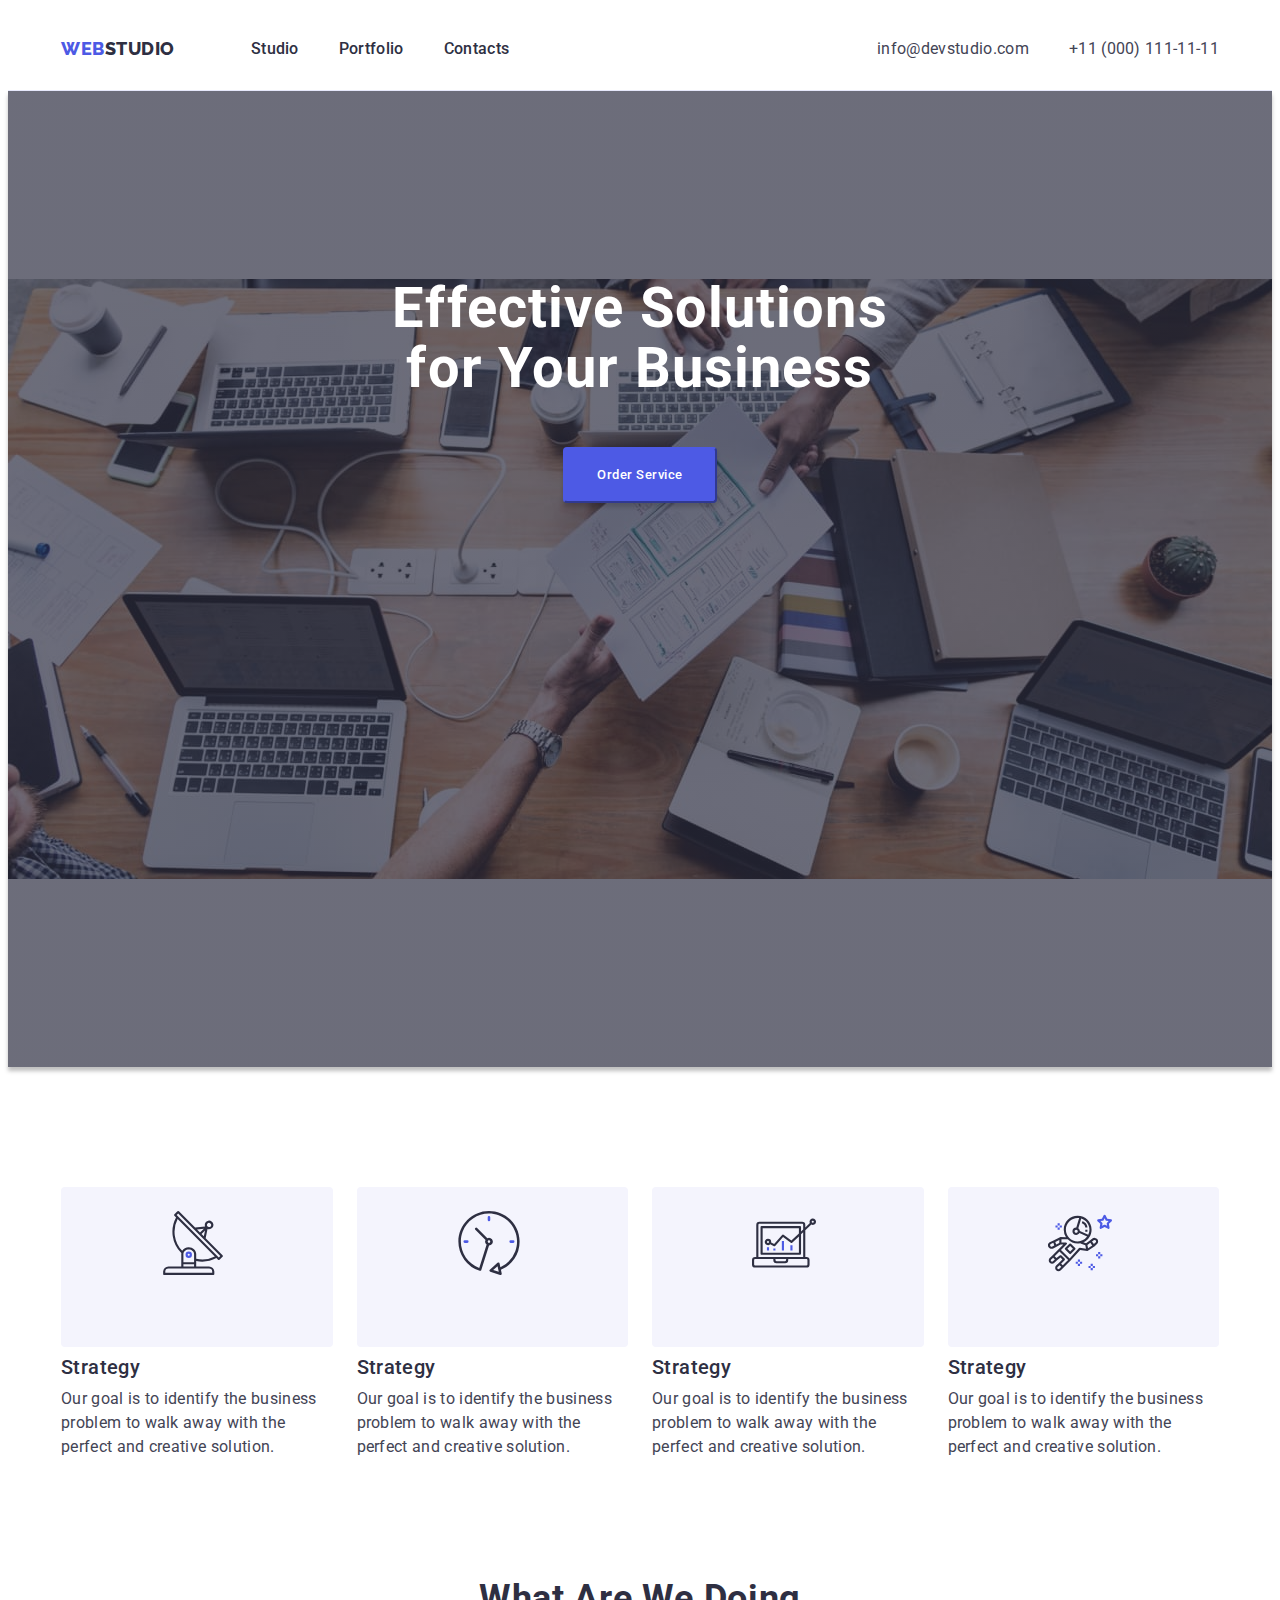
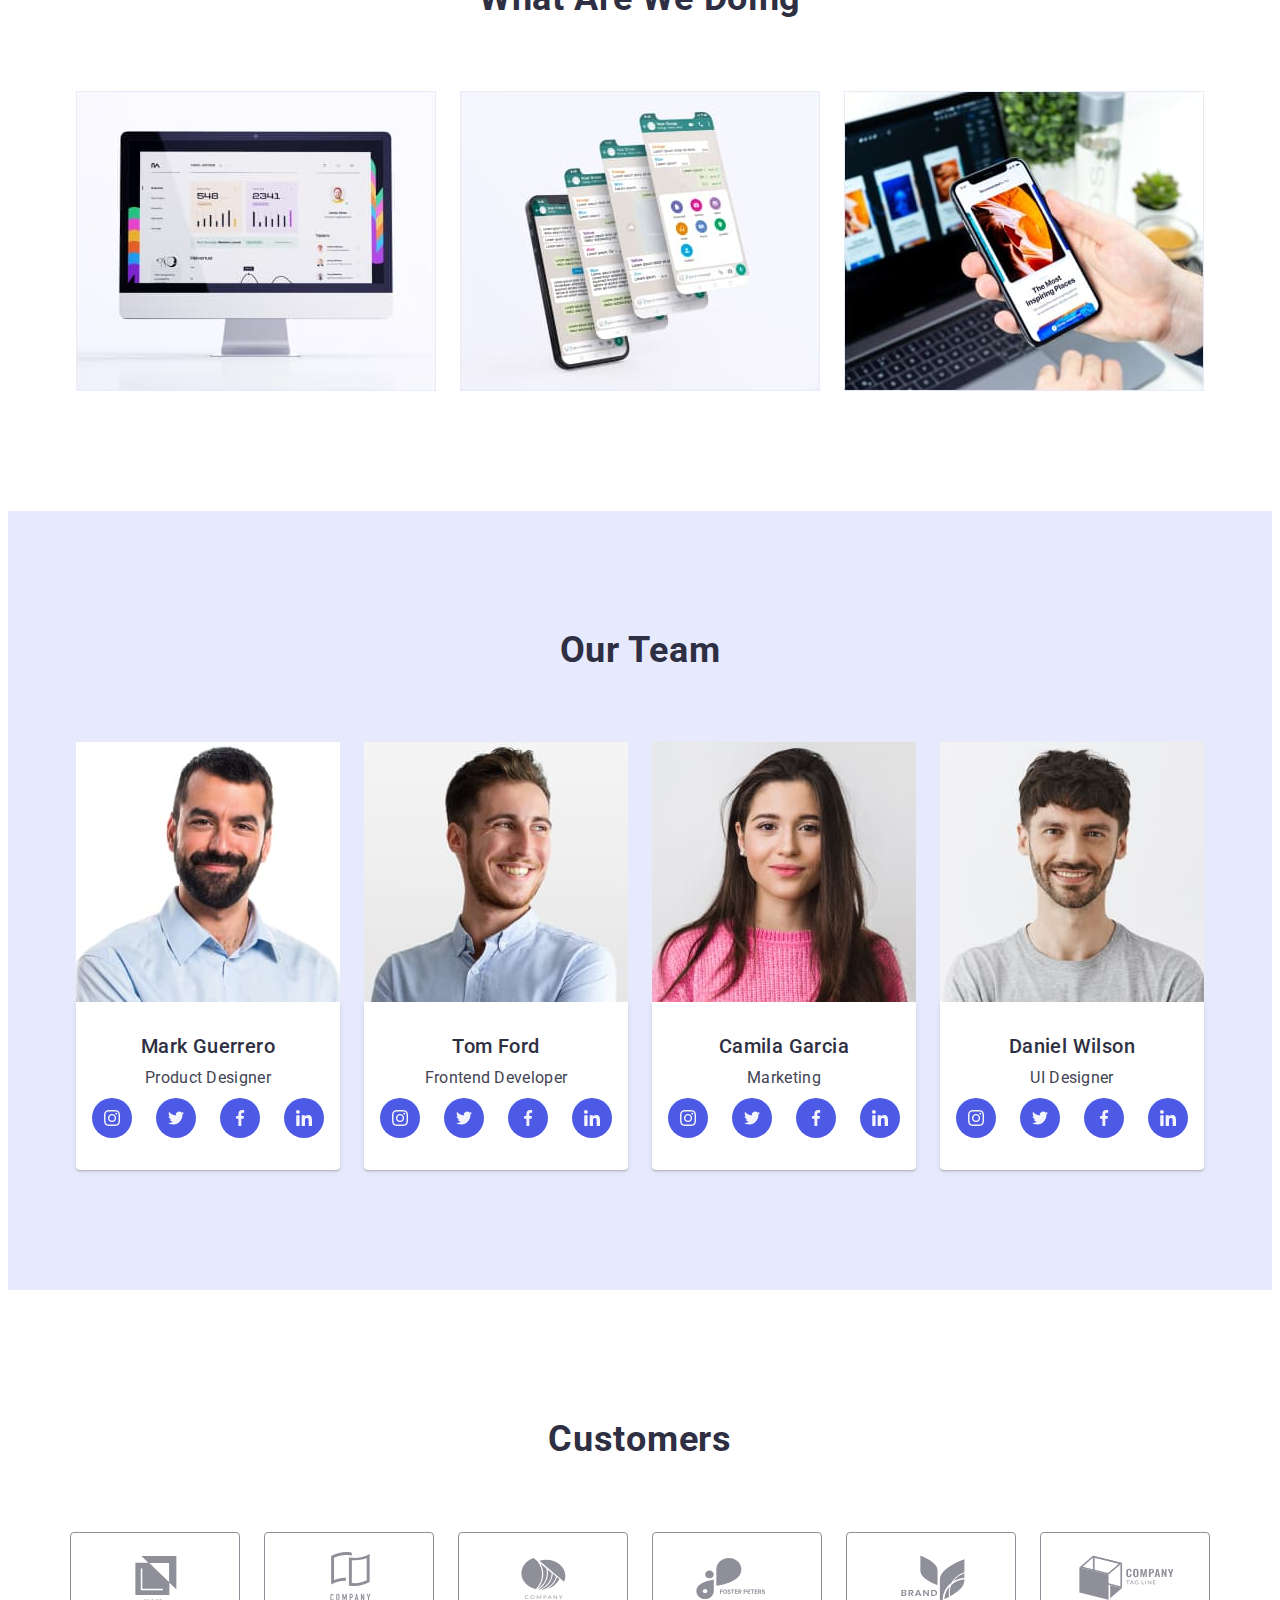
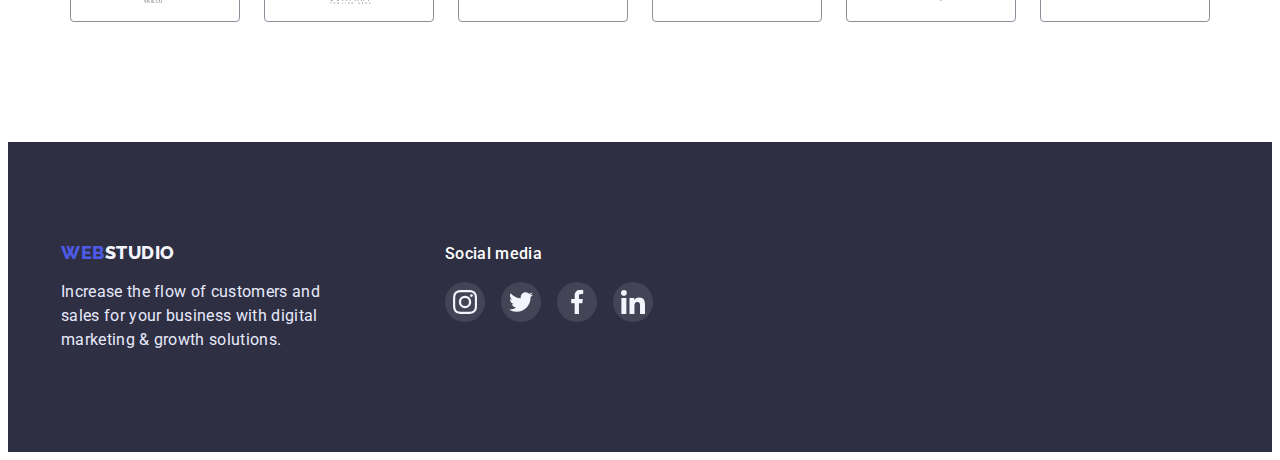
<file: index.html>
<!DOCTYPE html>
<html lang="en">
<head>
    <meta charset="UTF-8">
    <meta http-equiv="X-UA-Compatible" content="IE=edge">
    <meta name="viewport" content="width=device-width, initial-scale=1.0">
    <title>WebStudio</title>
    <link 
        href="https://fonts.googleapis.com/css2?family=Raleway:wght@800&family=Roboto:wght@400;500;700;900&display=swap" 
        rel="stylesheet"
    />
    <link rel="stylesheet" href="https://cdnjs.cloudflare.com/ajax/libs/modern-normalize/1.1.0/modern-normalize.min.css" integrity="sha512-wpPYUAdjBVSE4KJnH1VR1HeZfpl1ub8YT/NKx4PuQ5NmX2tKuGu6U/JRp5y+Y8XG2tV+wKQpNHVUX03MfMFn9Q==" crossorigin="anonymous" referrerpolicy="no-referrer" />
    <link rel="stylesheet" href="css/styles.css">
</head>
<body>
<header class="header"> 
    <div class="container section-header">
        <nav class="nav">
        <a href="" target="blank" rel="noreferrer noopener" class="logo"><span class="logo-web">Web</span>Studio</a>
        <ul class="nav-list">
            <li class="nav-item"><a class="nav-link" href="">Studio</a></li>
            <li class="nav-item"><a class="nav-link" href="portfolio.html" target="_self" rel="noreferrer noopener">Portfolio</a></li>
            <li class="nav-item"><a class="nav-link" href="">Contacts</a></li>
        </ul>
        </nav>
        <address class="adress">
        <ul class="adress-list">
        <li class="adress-item"><a class="adress-link" href="mailto:info@devstudio.com">info@devstudio.com</a></li>
        <li class="adress-item"><a class="adress-link" href="tel:+110001111111">+11 (000) 111-11-11</a></li>
        </ul>
        </address>
    </div>
</header> 
<main>
    <section class="hero-section hero-overlay">
        <div class="container section-hero">
            <h1 class="slogan">
                Effective Solutions <br/>
                for Your Business
            </h1>
            <button type="button" class="order-btn">Order Service</button>
        </div>
    </section>
    <section class="features">
        <div class="container section-features">
            <h2 class="visually-hidden">Our Features</h2>
            <ul class="features-list">
                <li class="features-item">
                    <div class="features-bg-image" >
                        <svg class="features-icon" width="64" height="64">
                            <use href="./images/icons.svg#icon-strategy"></use>
                        </svg>
                    </div>
                    <h3 class="features-subtitle">Strategy</h3>
                    <p class="features-desc">
                        Our goal is to identify the business
                        problem to walk away with the perfect and creative solution. 
                    </p>
                </li>
                <li class="features-item">
                    <div class="features-bg-image" >
                        <svg class="features-icon" width="64" height="64">
                            <use href="./images/icons.svg#icon-punctuality"></use>
                        </svg>
                    </div>
                    <h3 class="features-subtitle">Strategy</h3>
                    <p class="features-desc">
                        Our goal is to identify the business
                        problem to walk away with the perfect and creative solution. 
                    </p>
                </li>
                <li class="features-item">
                    <div class="features-bg-image" >
                        <svg class="features-icon" width="64" height="64">
                            <use href="./images/icons.svg#icon-diligance"></use>
                        </svg>
                    </div>
                    <h3 class="features-subtitle">Strategy</h3>
                    <p class="features-desc">
                        Our goal is to identify the business
                        problem to walk away with the perfect and creative solution. 
                    </p>
                </li>
                <li class="features-item">
                    <div class="features-bg-image" >
                        <svg class="features-icon" width="64" height="64">
                            <use href="./images/icons.svg#icon-technologies"></use>
                        </svg>
                    </div>
                    <h3 class="features-subtitle">Strategy</h3>
                    <p class="features-desc">
                        Our goal is to identify the business
                        problem to walk away with the perfect and creative solution. 
                    </p>
                </li>
            </ul>
        </div>
    </section>
    <section class="service">
        <div class="container section-service">
            <h2 class="service-title">What are we doing</h2>
            <ul class="service-list">
                <li class="service-item">
                    <img src="./images/img_1.jpg" 
                    alt="desctop" width="360"
                    height="300">
                </li>
                <li class="service-item">
                    <img src="./images/img_2.jpg" alt="mobile" 
                    width="360"
                    height="300">
                </li>
                <li class="service-item">
                    <img src="./images/img_3.jpg" 
                    alt="web" width="360"
                    height="300">
                </li>
            </ul>
        </div>
    </section>
    <section class="team"> 
        <div class="container container-team">
            <h2 class="team-title">Our Team</h2>
            <ul class="team-list">
                <li class="team-item">
                    <img src="./images/img_4.jpg" alt="Team Member"
                    width="264" height="260">
                    <div class="team-card">
                        <h3 class="team-subtitle">Mark Guerrero</h3>
                        <p class="work-position">Product Designer</p>
                        <ul  class="team-social-list">
                            <li class="team-social-items">
                                <a class="team-social-links" href="">
                                    <svg class="team-social-icons" width="16" height="16">
                                        <use href="./images/icons.svg#icon-instagram"></use>
                                    </svg>
                                </a>
                            </li>
                            <li class="team-social-items">
                                <a class="team-social-links" href="">
                                    <svg class="team-social-icons" width="16" height="16">
                                        <use href="./images/icons.svg#icon-twitter"></use>
                                    </svg>
                                </a>
                            </li>
                            <li class="team-social-items">
                                <a class="team-social-links" href="">
                                    <svg class="team-social-icons" width="16" height="16">
                                        <use href="./images/icons.svg#icon-facebook"></use>
                                    </svg>
                                </a>
                            </li>
                            <li class="team-social-items">
                                <a class="team-social-links" href="">
                                    <svg class="team-social-icons" width="16" height="16">
                                        <use href="./images/icons.svg#icon-linkedin"></use>
                                    </svg>
                                </a>
                            </li>
                        </ul>
                    </div>
                </li>
                <li class="team-item">
                    <img src="./images/img_5.jpg" alt="Team Member"
                    width="264" height="260">
                    <div class="team-card">
                        <h3 class="team-subtitle">Tom Ford</h3>
                        <p class="work-position">Frontend Developer</p>
                        <ul  class="team-social-list">
                            <li class="team-social-items">
                                <a class="team-social-links" href="">
                                    <svg class="team-social-icons" width="16" height="16">
                                        <use href="./images/icons.svg#icon-instagram"></use>
                                    </svg>
                                </a>
                            </li>
                            <li class="team-social-items">
                                <a class="team-social-links" href="">
                                    <svg class="team-social-icons" width="16" height="16">
                                        <use href="./images/icons.svg#icon-twitter"></use>
                                    </svg>
                                </a>
                            </li>
                            <li class="team-social-items">
                                <a class="team-social-links" href="">
                                    <svg class="team-social-icons" width="16" height="16">
                                        <use href="./images/icons.svg#icon-facebook"></use>
                                    </svg>
                                </a>
                            </li>
                            <li class="team-social-items">
                                <a class="team-social-links" href="">
                                    <svg class="team-social-icons" width="16" height="16">
                                        <use href="./images/icons.svg#icon-linkedin"></use>
                                    </svg>
                                </a>
                            </li>
                        </ul>
                    </div>
                </li>
                <li class="team-item">
                    <img src="./images/img_6.jpg" alt="Team Member"
                    width="264" height="260">
                    <div class="team-card">
                        <h3 class="team-subtitle">Camila Garcia</h3>
                        <p class="work-position">Marketing</p>
                        <ul  class="team-social-list">
                            <li class="team-social-items">
                                <a class="team-social-links" href="">
                                    <svg class="team-social-icons" width="16" height="16">
                                        <use href="./images/icons.svg#icon-instagram"></use>
                                    </svg>
                                </a>
                            </li>
                            <li class="team-social-items">
                                <a class="team-social-links" href="">
                                    <svg class="team-social-icons" width="16" height="16">
                                        <use href="./images/icons.svg#icon-twitter"></use>
                                    </svg>
                                </a>
                            </li>
                            <li class="team-social-items">
                                <a class="team-social-links" href="">
                                    <svg class="team-social-icons" width="16" height="16">
                                        <use href="./images/icons.svg#icon-facebook"></use>
                                    </svg>
                                </a>
                            </li>
                            <li class="team-social-items">
                                <a class="team-social-links" href="">
                                    <svg class="team-social-icons" width="16" height="16">
                                        <use href="./images/icons.svg#icon-linkedin"></use>
                                    </svg>
                                </a>
                            </li>
                        </ul>
                    </div>
                </li>
                <li class="team-item">
                    <img src="./images/img_7.jpg" alt="Team Member"
                    width="264" height="260">
                    <div class="team-card">
                        <h3 class="team-subtitle">Daniel Wilson</h3>
                        <p class="work-position">UI Designer</p>
                        <ul  class="team-social-list">
                            <li class="team-social-items">
                                <a class="team-social-links" href="">
                                    <svg class="team-social-icons" width="16" height="16">
                                        <use href="./images/icons.svg#icon-instagram"></use>
                                    </svg>
                                </a>
                            </li>
                            <li class="team-social-items">
                                <a class="team-social-links" href="">
                                    <svg class="team-social-icons" width="16" height="16">
                                        <use href="./images/icons.svg#icon-twitter"></use>
                                    </svg>
                                </a>
                            </li>
                            <li class="team-social-items">
                                <a class="team-social-links" href="">
                                    <svg class="team-social-icons" width="16" height="16">
                                        <use href="./images/icons.svg#icon-facebook"></use>
                                    </svg>
                                </a>
                            </li>
                            <li class="team-social-items">
                                <a class="team-social-links" href="">
                                    <svg class="team-social-icons" width="16" height="16">
                                        <use href="./images/icons.svg#icon-linkedin"></use>
                                    </svg>
                                </a>
                            </li>
                        </ul>
                    </div>
                </li>
            </ul>
        </div>
    </section>
    <section class="customers-section">
        <div class="container">
            <h2 class="customers-title">
                Customers
            </h2>
            <ul  class="customers-social-list">
                <li class="customers-social-items">
                        <a class="customers-social-links" href="">
                            <svg class="customers-social-icons" width="104" height="56">
                                <use href="./images/icons.svg#icon-logo"></use>
                            </svg>
                        </a>
                </li>
                <li class="customers-social-items">
                    <a class="customers-social-links" href="">
                        <svg class="customers-social-icons"  width="104" height="56">
                            <use href="./images/icons.svg#icon-logo-2"></use>
                        </svg>
                    </a>
                </li>
                <li class="customers-social-items">
                    <a class="customers-social-links" href="">
                        <svg class="customers-social-icons" width="104" height="56">
                            <use href="./images/icons.svg#icon-logo-3"></use>
                        </svg>
                    </a>
                </li>
                <li class="customers-social-items">
                    <a class="customers-social-links" href="">
                        <svg class="customers-social-icons" width="104" height="56">
                            <use href="./images/icons.svg#icon-logo-4"></use>
                        </svg>
                    </a>
                </li>
                <li class="customers-social-items">
                    <a class="customers-social-links" href="">
                        <svg class="customers-social-icons" width="104" height="56">
                            <use href="./images/icons.svg#icon-logo-5"></use>
                        </svg>
                    </a>
                </li>
                <li class="customers-social-items">
                    <a class="customers-social-links" href="">
                        <svg class="customers-social-icons" width="104" height="56">
                            <use href="./images/icons.svg#icon-logo-6"></use>
                        </svg>
                    </a>
                </li>
            </ul>
        </div>
    </section>
</main>  
<footer class="footer ">
    <div class="footer-block container">
        <div class="footer-logo-block">
            <a href="./index.html" target="_blank" rel="noreferrer noopener" class="logo-footer"><span class="logo-web">Web</span>Studio</a>
            <p class="main-paragraph">
                Increase the flow of customers and sales for your business with digital marketing & growth solutions.
            </p>
        </div>
        <div class="footer-social-block">
            <p class="footer-social-paragraph">
                Social media
            </p>
            <ul  class="footer-social-list">
                <li class="footer-social-items">
                    <a class="footer-social-links" href="">
                        <svg class="footer-social-icons" width="24" height="24">
                            <use href="./images/icons.svg#icon-instagram"></use>
                        </svg>
                    </a>
                </li>
                <li class="footer-social-items">
                    <a class="footer-social-links" href="">
                        <svg class="footer-social-icons" width="24" height="24">
                            <use href="./images/icons.svg#icon-twitter"></use>
                        </svg>
                    </a>
                </li>
                <li class="footer-social-items">
                    <a class="footer-social-links" href="">
                        <svg class="footer-social-icons" width="24" height="24">
                            <use href="./images/icons.svg#icon-facebook"></use>
                        </svg>
                    </a>
                </li>
                <li class="footer-social-items">
                    <a class="footer-social-links" href="">
                        <svg class="footer-social-icons" width="24" height="24">
                            <use href="./images/icons.svg#icon-linkedin"></use>
                        </svg>
                    </a>
                </li>
            </ul>
        </div>
    </div>
</footer> 
</body>
</html>
</file>
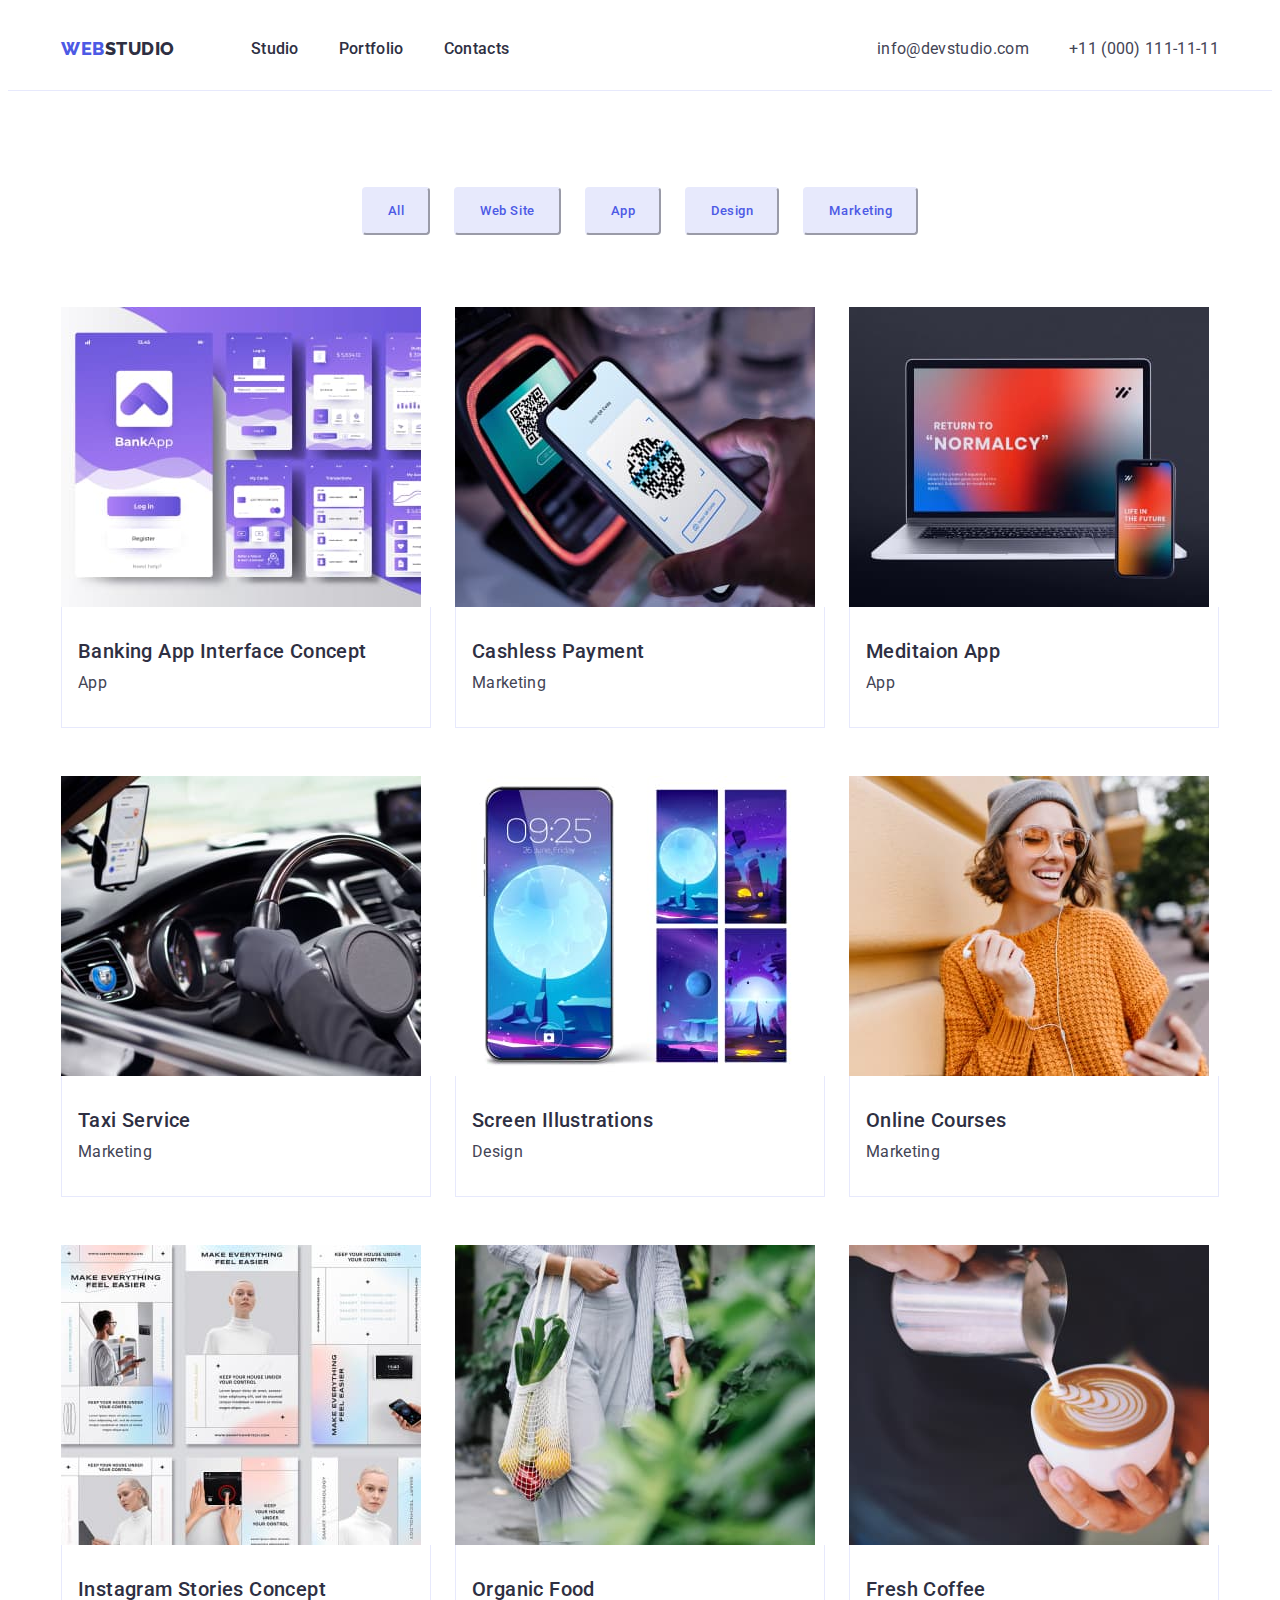
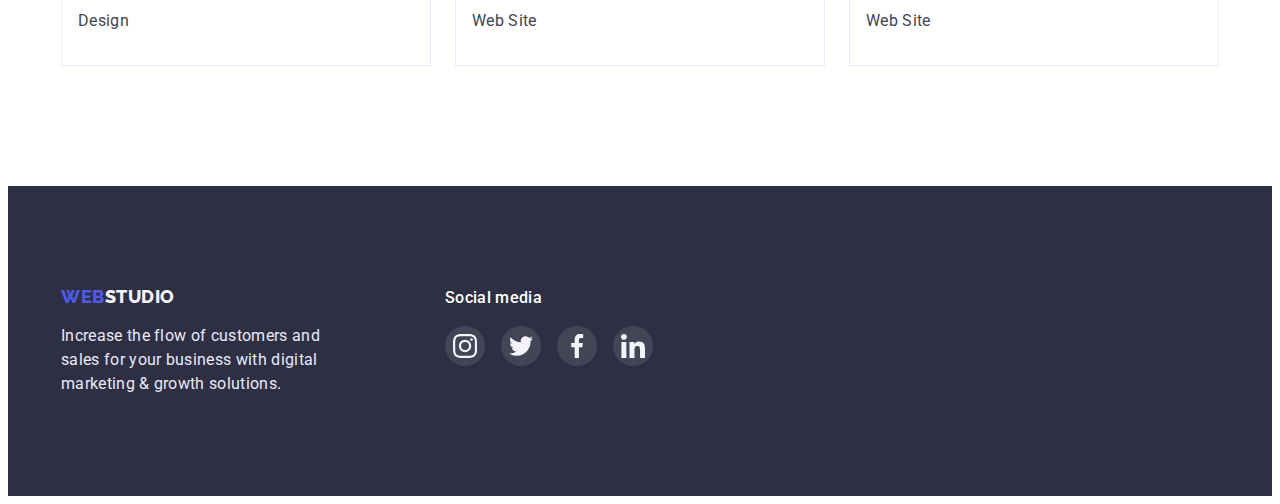
<file: portfolio.html>
<!DOCTYPE html>
<html lang="en">
<head>
    <meta charset="UTF-8">
    <meta http-equiv="X-UA-Compatible" content="IE=edge">
    <meta name="viewport" content="width=device-width, initial-scale=1.0">
    <title>WebStudio</title>
    <link 
        href="https://fonts.googleapis.com/css2?family=Raleway:wght@800&family=Roboto:wght@400;500;700;900&display=swap" 
        rel="stylesheet"
    />
    <link rel="stylesheet" href="https://cdnjs.cloudflare.com/ajax/libs/modern-normalize/1.1.0/modern-normalize.min.css" integrity="sha512-wpPYUAdjBVSE4KJnH1VR1HeZfpl1ub8YT/NKx4PuQ5NmX2tKuGu6U/JRp5y+Y8XG2tV+wKQpNHVUX03MfMFn9Q==" crossorigin="anonymous" referrerpolicy="no-referrer" />
    <link rel="stylesheet" href="css/styles.css">
</head>
<body>
    <header class="header"> 
        <div class="container section-header">
            <nav class="nav">
                <a href="" target="blank" rel="noreferrer noopener" class="logo"><span class="logo-web">Web</span>Studio</a>
                <ul class="nav-list">
                    <li class="nav-item"><a class="nav-link" href="index.html">Studio</a></li>
                    <li class="nav-item"><a class="nav-link" href="portfolio.html" target="_self" rel="noreferrer noopener">Portfolio</a></li>
                    <li class="nav-item"><a class="nav-link" href="">Contacts</a></li>
                </ul>
            </nav>
            <address class="adress">
            <ul class="adress-list">
                <li class="adress-item"><a class="adress-link" href="mailto:info@devstudio.com">info@devstudio.com</a></li>
                <li class="adress-item"><a class="adress-link" href="tel:+110001111111">+11 (000) 111-11-11</a></li>
            </ul>
            </address>
        </div>
    </header> 
<main>
    <section class="portfolio">
        <div class="container section-portfolio">
            <h1 class="visually-hidden">Portfolio</h1>
            <ul class="button-list">
                <li class="radiobutton-list">
                    <button type="button" class="radiobutton">All</button>
                </li>
                <li class="radiobutton-list">
                    <button type="button" class="radiobutton">Web Site</button>
                </li>
                <li class="radiobutton-list">
                    <button type="button" class="radiobutton">App</button>
                </li>
                <li class="radiobutton-list">
                    <button type="button" class="radiobutton">Design</button>
                </li>
                <li class="radiobutton-list">
                    <button type="button" class="radiobutton">Marketing</button>
                </li>
            </ul>
            <ul class="portfolio-list">
                <li class="portfolio-item">
                    <a class="portfolio-link" href="">
                        <img class="portfolio-img" src="./images/img-1.jpg" alt="Banking App Interface Concept" width="360">
                        <div class="portfolio-card">
                            <h2 class="portfolio-subtitle">Banking App Interface Concept</h2>
                            <p class="portfolio-desc">App</p>
                        </div>
                    </a>
                </li>
                <li class="portfolio-item">
                    <a class="portfolio-link" href="">
                        <img class="portfolio-img" src="./images/img-2.jpg" alt="Cashless Payment" width="360">
                        <div class="portfolio-card">
                            <h2 class="portfolio-subtitle">Cashless Payment</h2>
                            <p class="portfolio-desc">Marketing</p>
                        </div>
                    </a>
                </li>
                <li class="portfolio-item">
                    <a class="portfolio-link" href="">
                        <img class="portfolio-img" src="./images/img-3.jpg" alt="Meditaion App" width="360">
                        <div class="portfolio-card">
                            <h2 class="portfolio-subtitle">Meditaion App</h2>
                            <p class="portfolio-desc">App</p>
                        </div>
                    </a>
                </li>
                <li class="portfolio-item">
                    <a class="portfolio-link" href="">
                        <img class="portfolio-img" src="./images/img-4.jpg" alt="Taxi Service" width="360">
                        <div class="portfolio-card">
                            <h2 class="portfolio-subtitle">Taxi Service</h2>
                            <p class="portfolio-desc">Marketing</p>
                        </div>
                    </a>
                </li>
                <li class="portfolio-item">
                    <a class="portfolio-link" href="">
                        <img class="portfolio-img" src="./images/img-5.jpg" alt="Screen Illustrations" width="360">
                        <div class="portfolio-card">
                            <h2 class="portfolio-subtitle">Screen Illustrations</h2>
                            <p class="portfolio-desc">Design</p>
                        </div>
                    </a>
                </li>
                <li class="portfolio-item">
                    <a class="portfolio-link" href="">
                        <img class="portfolio-img" src="./images/img-6.jpg" alt="Online Courses" width="360">
                        <div class="portfolio-card">
                            <h2 class="portfolio-subtitle">Online Courses</h2>
                            <p class="portfolio-desc">Marketing</p>
                        </div>
                    </a>
                </li>
                <li class="portfolio-item">
                    <a class="portfolio-link" href="">
                        <img class="portfolio-img" src="./images/img-7.jpg" alt="Instagram Stories Concept" width="360">
                        <div class="portfolio-card">
                            <h2 class="portfolio-subtitle">Instagram Stories Concept</h2>
                            <p class="portfolio-desc">Design</p>
                        </div>
                    </a>
                </li>
                <li class="portfolio-item">
                    <a class="portfolio-link" href="">
                        <img class="portfolio-img" src="./images/img-8.jpg" alt="Organic Food" width="360">
                        <div class="portfolio-card">
                            <h2 class="portfolio-subtitle">Organic Food</h2>
                            <p class="portfolio-desc">Web Site</p>
                        </div>
                    </a>
                </li>
                <li class="portfolio-item">
                    <a class="portfolio-link" href="">
                        <img class="portfolio-img" src="./images/img-9.jpg" alt="Fresh Coffee" width="360">
                        <div class="portfolio-card">
                            <h2 class="portfolio-subtitle">Fresh Coffee</h2>
                            <p class="portfolio-desc">Web Site</p>
                        </div>
                    </a>
                </li>
            </ul>
        </div>
    </section>
</main>
<footer class="footer ">
    <div class="footer-block container">
        <div class="footer-logo-block">
            <a href="./index.html" target="_blank" rel="noreferrer noopener" class="logo-footer"><span class="logo-web">Web</span>Studio</a>
            <p class="main-paragraph">
                Increase the flow of customers and sales for your business with digital marketing & growth solutions.
            </p>
        </div>
        <div class="footer-social-block">
            <p class="footer-social-paragraph">
                Social media
            </p>
            <ul  class="footer-social-list">
                <li class="footer-social-items">
                    <a class="footer-social-links" href="">
                        <svg class="footer-social-icons" width="24" height="24">
                            <use href="./images/icons.svg#icon-instagram"></use>
                        </svg>
                    </a>
                </li>
                <li class="footer-social-items">
                    <a class="footer-social-links" href="">
                        <svg class="footer-social-icons" width="24" height="24">
                            <use href="./images/icons.svg#icon-twitter"></use>
                        </svg>
                    </a>
                </li>
                <li class="footer-social-items">
                    <a class="footer-social-links" href="">
                        <svg class="footer-social-icons" width="24" height="24">
                            <use href="./images/icons.svg#icon-facebook"></use>
                        </svg>
                    </a>
                </li>
                <li class="footer-social-items">
                    <a class="footer-social-links" href="">
                        <svg class="footer-social-icons" width="24" height="24">
                            <use href="./images/icons.svg#icon-linkedin"></use>
                        </svg>
                    </a>
                </li>
            </ul>
        </div>
    </div>
</footer> 
</body>
</html>
</file>
<file: css/styles.css>
:root {
    /* colors */
    --text--: #434455; 
    --dark--: #2E2F42;
    --modal-ovarlay--: rgba(46,47,66,40);
    --subtle-text--:#8E8F99;  
    --white--: #FFFFFF;
    --primary-brand--: #4D5AE5;
    --pressed-state--:#404BBF;
    --success--:#31D0AA;
    --accent--:#E7E9FC;
    --light--:#F4F4FD;
    --hero-gradient--: rgba(46, 47, 66, 0.7);
    --footer-icons-font:rgba(255, 255, 255, 0.1);
    
    /* shadows */
    --hero-shadow:0px 4px 4px rgba(0, 0, 0, 0.25);
    --order-but-shadow:0px 4px 4px rgba(0, 0, 0, 0.15);
    --team-card-shadow: 0px 1px 6px rgba(46, 47, 66, 0.08), 0px 1px 1px rgba(46, 47, 66, 0.16), 0px 2px 1px rgba(46, 47, 66, 0.08);
    --radiobutton-shadow: 0px 3px 1px rgba(0, 0, 0, 0.25), 0px 2px 1px rgba(0, 0, 0, 0.08), 0px 2px 2px rgba(0, 0, 0, 0.12);
    --portfolio-card-shadow:  0px 1px 6px rgba(46, 47, 66, 0.08), 0px 1px 1px rgba(46, 47, 66, 0.16), 0px 2px 1px rgba(46, 47, 66, 0.08);
}

.icons:active {
    color:var(--pressed-state--);
}

/* body global styles */
body {
    font-family: "Roboto", "sans-serif";
    color:var(--text--);
    background-color: var(--white--);
    font-size: 16px;
}
h1,h2,h3,h4,h5,h6 {
    margin: 0;
    color: var(--dark--) ;
}
p {
    margin: 0;
}
ul {
    margin: 0;
    padding-left: 0;
}
img {
    display: block;
    max-width: 100%;
}
button {
    display: block;
} 
.container {
    width: 1158px;
    padding-left: 15px;
    padding-right: 15px;
    margin-left: auto;
    margin-right: auto;
}


/* interactive elements pressed state */
.order-btn:is(:hover,:focus) {
    background-color: var(--pressed-state--);
}
.adress-link:is(:hover,:focus),
.nav-link:is(:hover,:focus) {
    color: var(--pressed-state--);
}
.radiobutton:is(:hover,:focus) {
    background-color: var(--pressed-state--);
    color: var(--white--);
    border-color: var(--primary-brand--)
}
.footer-social-links:is(:focus,:hover) {
    background-color: var(--success--);
}
.team-social-links:is(:hover,:focus) {
    background-color: var(--pressed-state--);
}
.customers-social-items:is(:hover,:focus) {
    border-color: var(--pressed-state--)
}
.customers-social-links:is(:hover,:focus) .customers-social-icons {
    fill: var(--pressed-state--);
}
.radiobutton:is(:hover,:focus) {
    box-shadow:var(--radiobutton-shadow)
}
.portfolio-item:hover {
    box-shadow: var(--portfolio-card-shadow)
}





/* hidden elements */
.visually-hidden {
    position: absolute;
    white-space: nowrap;
    width: 1px;
    height: 1px;
    overflow: hidden;
    border: 0;
    padding: 0;
    clip: rect(0 0 0 0);
    clip-path: inset(50%);
    margin: -1px;
}
/* overlay */
.hero-overlay{
    height: 600px;
    max-width: 1440px;
    margin-left:auto;
    margin-right:auto;
    background-color: var(--dark---);
    background-image: 
    linear-gradient(var(--hero-gradient--), var(--hero-gradient--)), 
    url("../images/hero-img.jpg");
    background-size: 1440px;
    background-repeat: no-repeat;
    background-position: center;
    box-shadow: var(--hero-shadow) ;
    
}

/* Header styles */
.header {
    border-bottom: 1px solid var(--accent--);
    padding-top: 24px;
    padding-bottom: 24px;
}
.section-header {
    display: flex;
    justify-content: space-between;
}
.logo {
    font-family:"Raleway";
    font-weight: 800;
    color: var(--dark--);
    font-size: 18px;
    line-height: 1.3;
    letter-spacing: 0.03em;
    text-transform: uppercase;
}
.logo-web {
    color: var(--primary-brand--);
}
.nav {
    display: flex;
}
.nav-list {
    display: flex;
    margin-left: 76px;
}
.nav-item:not(:last-child) {
    margin-right: 40px;
}
.adress-list {
    display: flex;
}
.adress-item:not(:last-child) {
    margin-right: 40px;
}
.nav-link {
    font-weight: 500;
    color: var(--dark--); 
    line-height: 1.5;
    letter-spacing: 0.02em;
}
.adress-link {
    color: var(--text--);
    font-style: normal;
    line-height: 1.5;
    letter-spacing: 0.02em;
}
.nav-link, .adress-link,
.nav-item, 
.adress-item, .logo {
    text-decoration: none;
    list-style-type: none;
    padding-top: 5px;
    padding-bottom: 5px;
}


/* footer styles */
.footer {
    padding-top: 100px;
    padding-bottom: 100px;
    background: var(--dark--);
}
.footer-block {
    display: flex;
    align-items:baseline;
}
.footer-logo-block {
    margin-right: 120px;
}
.logo-footer {
    font-family: "Raleway";
    font-weight: 800;
    color: var(--light--);
    font-size: 18px;
    line-height: 1.16; 
    letter-spacing: 0.03em;
    text-transform: uppercase;
    text-decoration: none;
}
.main-paragraph {
    max-width:264px;
    margin-top: 16px;
    color: var(--accent--);
    line-height: 1.5;
    letter-spacing: 0.02em;
}
.footer-social-list {
    display: flex;
    text-decoration: none;
    list-style-type: none;
}
.footer-social-paragraph {
    font-weight: 500;
    font-size: 16px;
    line-height: 1.5;
    letter-spacing: 0.02em;
    color: var(--white--);
}
.footer-social-items {
    margin-top: 16px;
    width: 40px;
    height: 40px;
    background-color:var(--footer-icons-font);
    border-radius: 50%;
}
.footer-social-items:not(:last-child) {
    margin-right: 16px;
}
.footer-social-links {
    border-radius: 50%;
    width: 100%;
    height: 100%;
    display: flex;
    justify-content: center;
    align-items: center;
}



/* hero section main page*/
.hero-section {
    padding-top: 188px;
    padding-bottom: 188px;
}
.slogan {
    font-weight: 700;
    color: var(--white--);
    font-size: 56px;
    line-height: 1.07;
    letter-spacing: 0.02em;
    text-align: center;
} 
.order-btn {
    display: block;
    margin-top: 48px;
    padding: 16px 32px;
    margin-left: auto;
    margin-right: auto;
    border-radius: 4px;
    font-family: inherit ;
    font-weight: 500;
    background: var(--primary-brand--);
    border-color: var(--primary-brand--);
    color: var(--white--);
    box-shadow: var(--order-but-shadow);
    line-height: 1.5;
    letter-spacing: 0.04em;
    cursor: pointer;
}



/* features section */
.features {
    padding-top: 120px;
    padding-bottom: 120px;
}
.features-list {
    display: flex;
    justify-content: center;
}
.features-subtitle {
    font-weight: 500;
    font-size: 20px;
    line-height: 1.2;
    letter-spacing: 0.02em;
    margin-bottom: 8px;
}
.features-desc {
    line-height: 1.5;
    letter-spacing: 0.02em;
}
.features-item:not(:last-child) {
    margin-right: 24px;
}
.features-item {
    list-style-type: none;
    min-width: 264px;
}
.features-bg-image {
    padding: 24px 100px ;
    display: block;
    height: 112px;
    margin-bottom: 8px;
    background-color: var(--light--);
    border-radius: 4px;
}




/* section services style */
.service  {
    padding-bottom: 120px;
}
.service-title {
    margin-bottom: 72px;
    font-size: 36px;
    line-height: 1.1;
    letter-spacing: 0.02em;
    text-align: center;
    text-transform: capitalize;
}
.service-list {
    display: flex;
    justify-content: center;
    list-style-type: none;
}
.service-item {
    display: flex;
}
.service-item:not(:last-child) {
    margin-right: 24px ;
}




/* section "team" */
.team {
    padding-bottom: 120px;
    padding-top: 120px;
    background-color: var(--accent--);
}
.team-title {
    margin-bottom: 72px;
    font-size: 36px;
    line-height: 1.1;
    letter-spacing: 0.02em;
    text-align: center;
    text-transform: capitalize;
}
.team-list {
    display: flex;
    justify-content: center;
    list-style-type: none;
}
.team-item:not(:last-child) {
    margin-right: 24px;
}
.team-card {
    padding: 32px 16px;
    text-align: center;
    box-shadow: var(--team-card-shadow);
    border-radius: 0px 0px 4px 4px;
    background-color: var(--white--);
}
.team-subtitle {
    margin-bottom: 8px;
    font-weight: 500;
    font-size: 20px;
    line-height: 1.2;
    letter-spacing: 0.02em;
}
.work-position {
    letter-spacing: 0.02em;
    line-height: 1.5;
}

.team-social-list { 
    display: flex;
    justify-content: center;
    list-style-type: none;
    text-decoration: none;
}
.team-social-items{
    margin-top: 8px;
    width: 40px;
    height: 40px;
    background-color: var(--primary-brand--);
    border-radius: 50%;
}
.team-social-items:not(:last-child) {
    margin-right: 24px;
}
.team-social-links {
    border-radius: 50%;
    width: 100%;
    height: 100%;
    display: flex;
    justify-content: center;
    align-items: center;
}




/* customers */
.customers-section {
    padding-top: 130px;
    padding-bottom: 120px;
}
.customers-title {
    margin-bottom: 72px;
    font-weight: 700;
    font-size: 36px;
    line-height: 1.1;
    letter-spacing: 0.02em;
    text-align: center;
    text-transform: capitalize;
}
.customers-social-list {
    text-decoration: none;
    list-style-type: none;
    display:flex;
    justify-content: center;
}
.customers-social-items {
    width: 168px;
    height: 88px;
    background-color: var(--white--);
    border-top:1px solid var(--subtle-text--);
    border-right: 1px solid var(--subtle-text--);
    border-bottom: 1px solid var(--subtle-text--);
    border-left: 1px solid var(--subtle-text--);
    border-radius: 4px;;
}
.customers-social-items:not(:last-child) {
    margin-right: 24px;
}
.customers-social-links {
    width: 100%;
    height: 100%;
    display: flex;
    justify-content: center;
    align-items: center;
}
.customers-social-icons {
    fill: var(--subtle-text--);
}



/* portfolio styles */
.portfolio {
    padding-top:96px;
    padding-bottom: 120px;
}
.button-list, .portfolio-list {
    list-style-type: none;
}
.portfolio-link {
    text-decoration: none;
}
.button-list {
    display: flex;
    justify-content: center;
    margin-bottom: 72px;
}
.radiobutton-list:not(:last-child) {
    margin-right: 24px;
}
.radiobutton {
    padding:12px 24px ;
    border-radius: 4px;
    font-family: inherit;
    font-weight: 500; 
    background-color: var(--accent--);
    color: var(--primary-brand--);
    border-color: var(--accent--);
    letter-spacing: 0.04em;
    line-height: 1.5;
    cursor: pointer;
}
.portfolio-list {
    display: flex;
    flex-wrap: wrap;
    row-gap: 48px;
    column-gap: 24px;
}
.portfolio-item {
    flex-basis: calc((100% - 48px) / 3);
}
.portfolio-card {
    padding:32px 16px 32px;
    border-left: 1px solid var(--accent--);
    border-bottom: 1px solid var(--accent--);
    border-right: 1px solid var(--accent--);
}
.portfolio-subtitle {
    margin-bottom: 8px;
    font-weight: 500;
    color: var(--dark--);
    font-size: 20px;
    line-height: 1.2;
    letter-spacing: 0.02em;
}
.portfolio-desc {
    color: var(--text--);
    letter-spacing: 0.02em;
    line-height: 1.5;
}
.portfolio-description {
    color: var(--text--);
    letter-spacing: 0.02em;
    line-height: 1.5; 
}
</file>
